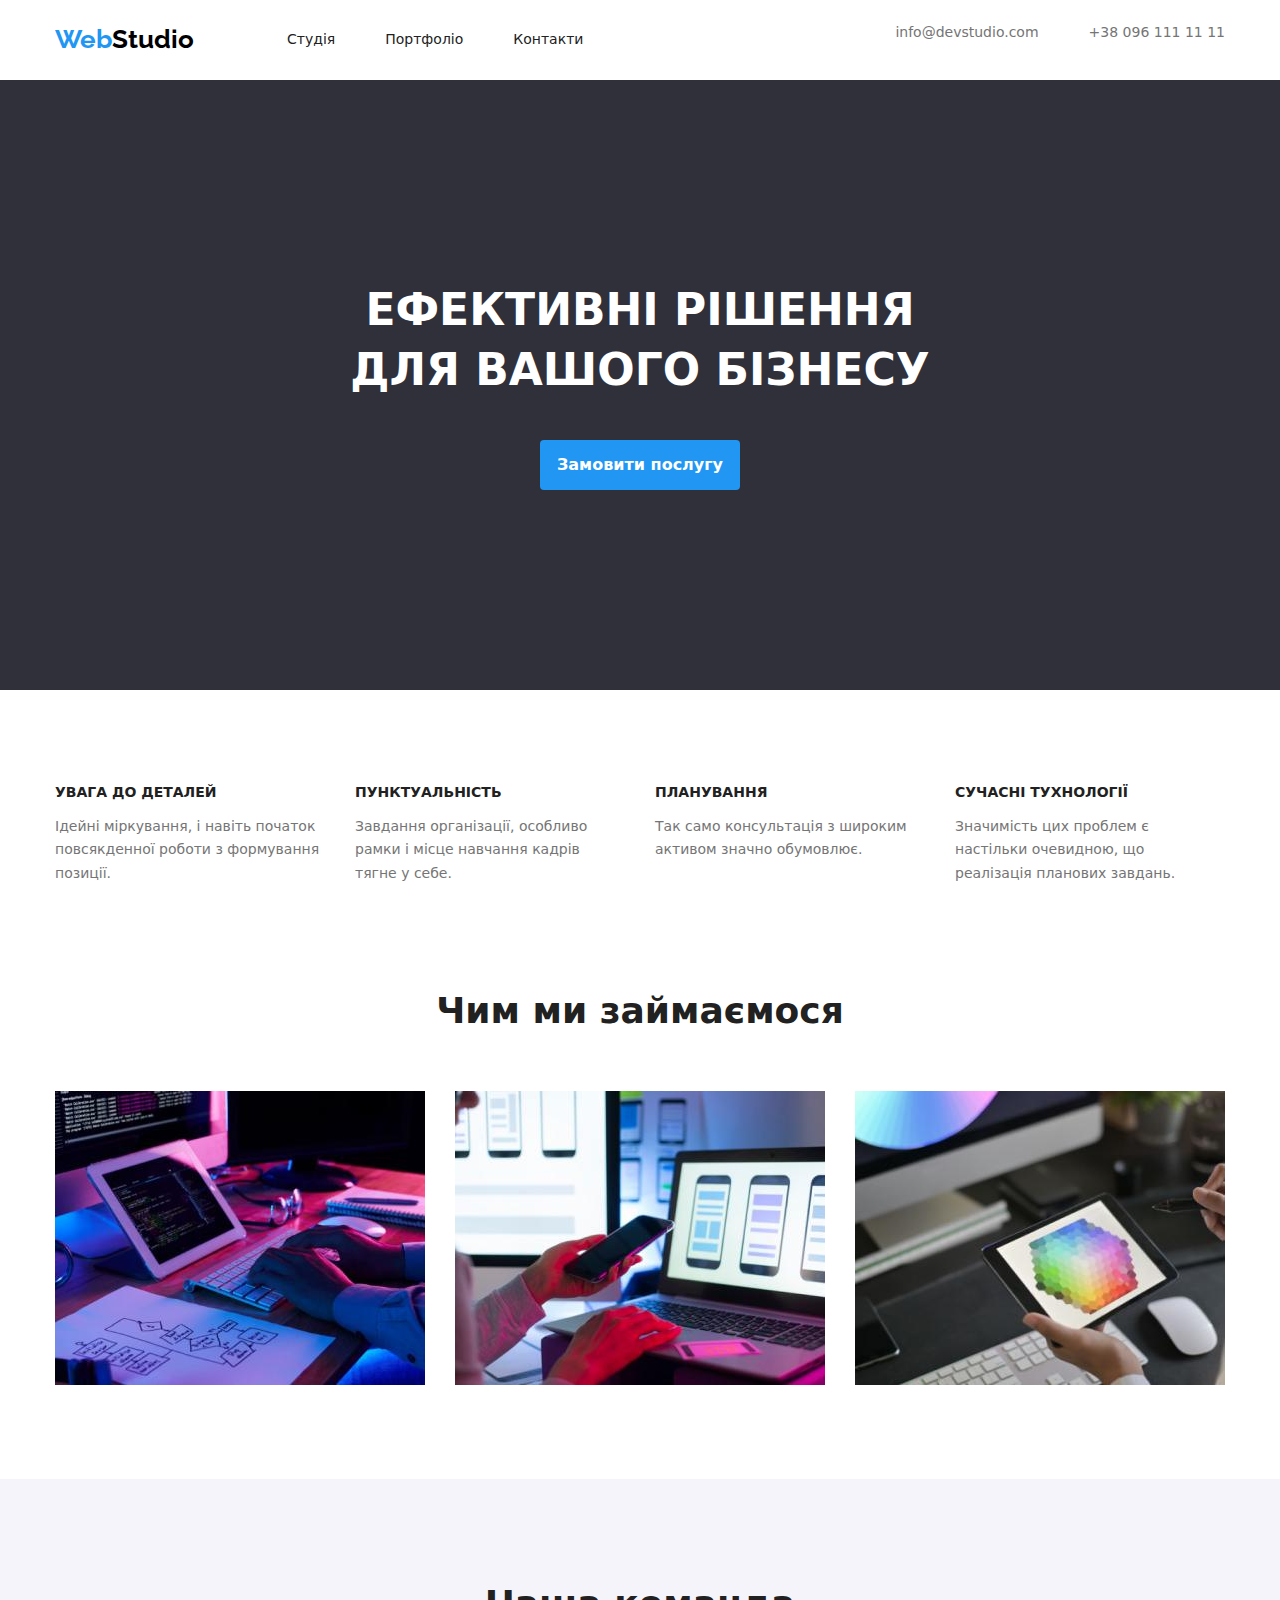
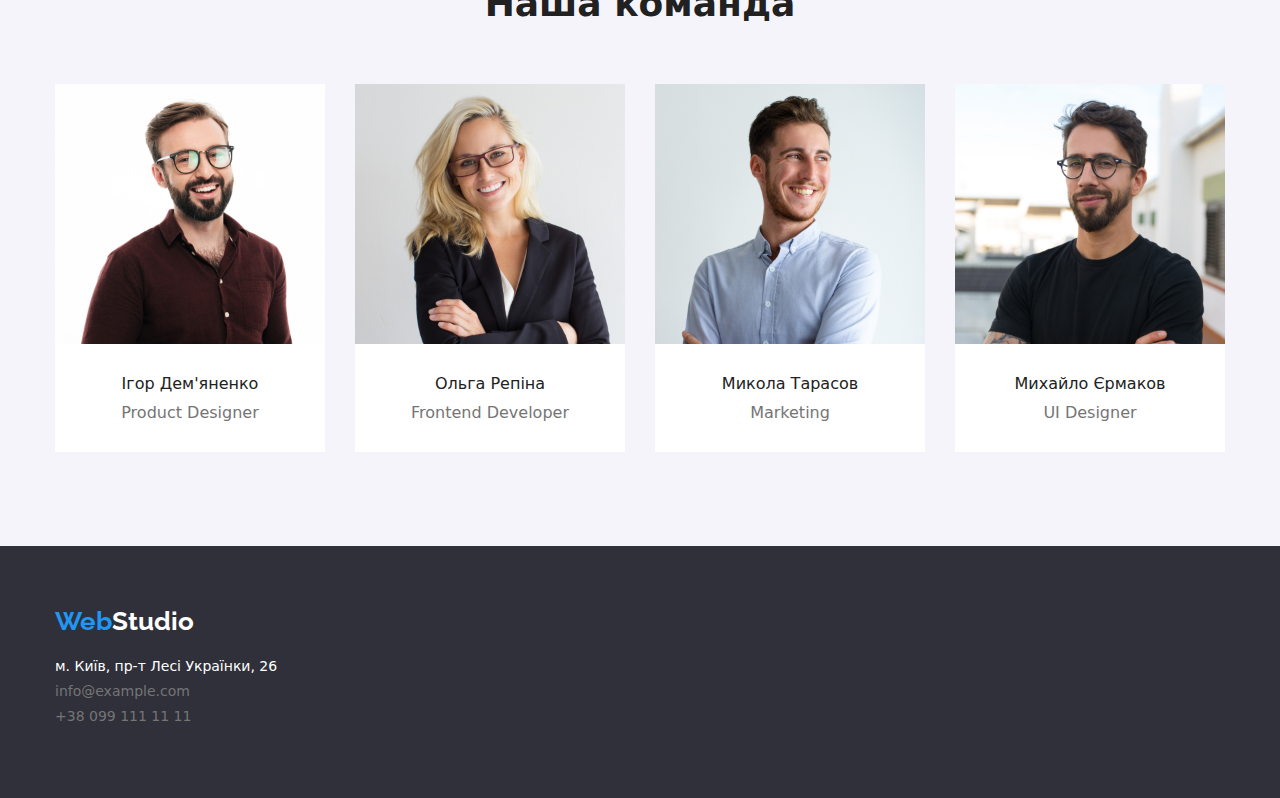
<file: index.html>
<!DOCTYPE html>
<html lang="en">

<head>
    <meta charset="UTF-8">
    <meta http-equiv="X-UA-Compatible" content="IE=edge">
    <meta name="viewport" content="width=device-width, initial-scale=1.0">
    <title>Web Studio</title>
    <link rel="preconnect" href="https://fonts.googleapis.com">
    <link rel="preconnect" href="https://fonts.gstatic.com" crossorigin>
    <link
        href="https://fonts.googleapis.com/css2?family=Montserrat:wght@400;700&family=Raleway:wght@700&family=Roboto:wght@400;500;700;900&display=swap"
        rel="stylesheet">
    <link rel="stylesheet" href="css/styles.css">
    <link rel="stylesheet" href="https://cdn.jsdelivr.net/npm/modern-normalize@1.1.0/modern-normalize.min.css">

</head>

<body>
    <!--Шапка-->
    
    
        <header>
            <div class="conteiner main-nav">
                <nav class="header-nav">
                    <a href="./index.html" class="logo"><span>Web</span>Studio</a>
                    <ul class="site-nav list">
                        <li class="test-list">
                            <a href="./index.html" class="nav">Студія</a>
                        </li>
                        <li class="test-list">
                            <a href="./portfolio.html" class="nav">Портфоліо</a>
                        </li>
                        <li class="test-list">
                            <a href="" class="nav">Контакти</a>
                        </li>
                    </ul>
                </nav>
            
                
                
             
                <ul class="auth-nav list">
                    <li class="contacts">
                        <a href="mailto:info@devstudio.com" class="nav-contact">info@devstudio.com</a>
                    </li>
                    <li class="contacts">
                        <a href="tel:+380961111111" class="nav-contact">+38 096 111 11 11</a>
                    </li>
                </ul>
            </div>
            
        </header>
  


    <main>

        <!--Банер-->
        
            <section class="baner">
                <div class="conteiner hero-title">
                    <h1 class="hero">ЕФЕКТИВНІ РІШЕННЯ ДЛЯ ВАШОГО БІЗНЕСУ</h1>
                    <button type="button" class="button button-baner">Замовити послугу</button>
                </div>
                
            </section>
        



        <!--Особливості-->
        
            <section class="feautures">
                <div class="conteiner futures">
                
                    <h2 class="main-title-up">Особливості</h2>
                    <div class="future-title">
                        <ul class="futures-list">
                            <li class="future-element">
                                <h3 class="title-features">УВАГА ДО ДЕТАЛЕЙ</h3>
                                <p class="text-features">Ідейні міркування, і навіть початок повсякденної роботи з формування позиції.</p>
                            </li>
                        
                            <li class="future-element">
                                <h3 class="title-features">ПУНКТУАЛЬНІСТЬ</h3>
                                <p class="text-features">Завдання організації, особливо рамки і місце навчання кадрів тягне у себе.</p>
                            </li>
                            <li class="future-element">
                                <h3 class="title-features">ПЛАНУВАННЯ</h3>
                                <p class="text-features">Так само консультація з широким активом значно обумовлює.</p>
                            </li>
                            <li class="future-element">
                                <h3 class="title-features">СУЧАСНІ ТУХНОЛОГІЇ</h3>
                                <p class="text-features">Значимість цих проблем є настільки очевидною, що реалізація планових завдань.</p>
                            </li>
                        </ul>
                    </div>
                </div>
               
                
            </section>
        

        <!--Чим ми займаэмося-->
        
            <section class="section">
                    <div class="conteiner">
                      <h2 class="main-title">Чим ми займаємося</h2>
                      <div class="work-list">
                           <ul class="list-works">
                               <li class="content">
                                <img src="./images/img1.jpg" alt="photo first" width="370">
                                </li>
                            </ul>
        
                            <ul class="list-works">
                                 <li class="content">
                                <img src="./images/img2.jpg" alt="photo second" width="370">
                                </li>
                             </ul>
        
                            <ul class="list-works">
                                <li class="content">
                                <img src="./images/img3.jpg" alt="photo third" width="370">
                                </li>
                            </ul>
                
                
                        </div>
                    </div>
            </section>
        

        <!--Наша команда-->
        
            <section class="team">
                <div class="conteiner">
                    <h2 class="main-title">Наша команда</h2>
                    <div class="team-group">
                        <ul class="team-list">
                    
                            <li class="team-element">
                                 <img src="./images/Ihor.jpg" alt="photo ihor" width="270">
                                 <div class="stiker">
                                  <h3 class="team-title">Iгор Дем'яненко</h3>
                                 <p class="team-text">Product Designer</p>
                                 </div>
                            </li>
                    
                            <li class="team-element">
                                <img src="./images/Olga.jpg" alt="photo olga" width="270">
                                <div class="stiker">
                                <h3 class="team-title">Ольга Репіна</h3>
                                <p class="team-text">Frontend Developer</p>
                                </div>
                            </li>
                    
                            <li class="team-element">
                                 <img src="./images/nikolaj.jpg" alt="photo nikolaj" width="270">
                                <div class="stiker">
                                <h3 class="team-title">Микола Тарасов</h3>
                                <p class="team-text">Marketing</p>
                                </div>
                            </li>
                    
                            <li class="team-element">
                                <img src="./images/Mykhailo.jpg" alt="photo Mykhailo" width="270">
                                <div class="stiker">
                                <h3 class="team-title">Михайло Єрмаков</h3>
                                <p class="team-text">UI Designer</p>
                                </div>
                            </li>
                        </ul>
                    </div>
                </div>
            </section>
        

    </main>


    
        <footer class="footer-color">
        
            <div class="conteiner">
                <a href="" class="logo-footer style"><span>Web</span>Studio</a>
                <address class="address-text">
                    <ul class="footer-top">
                        <li class="top-li">
                            <a href="" class="footer-text">м. Київ, пр-т Лесі Українки, 26</a>
                        </li>
        
                        <li class="top-li-second-mail">
                            <a href="mailto:info@example.com" class="nav-contact">info@example.com</a>
                        </li>
        
                        <li class="top-li-second">
                            <a href="tel:+380991111111" class="nav-contact top">+38 099 111 11 11</a>
                        </li>
        
                    </ul>
        
                </address>
            </div>
        
        </footer>
    



</body>

</html>
</file>
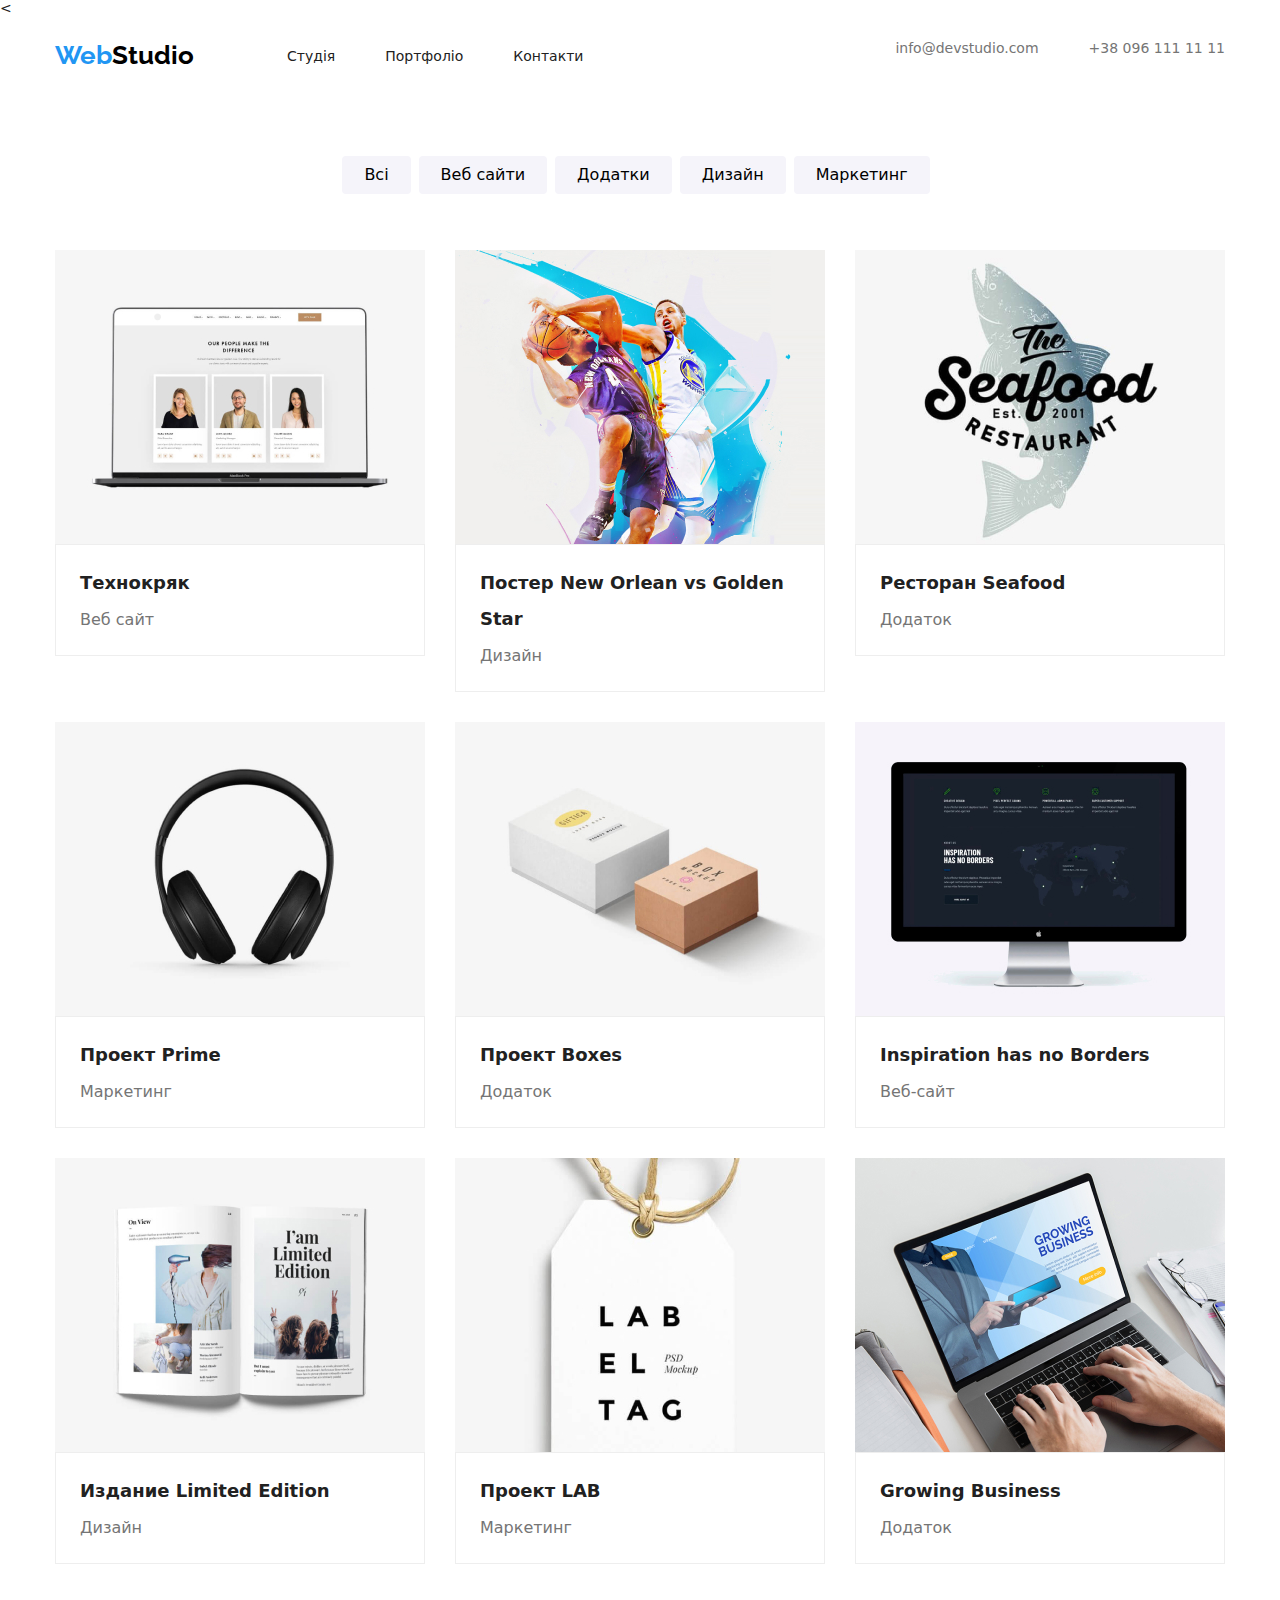
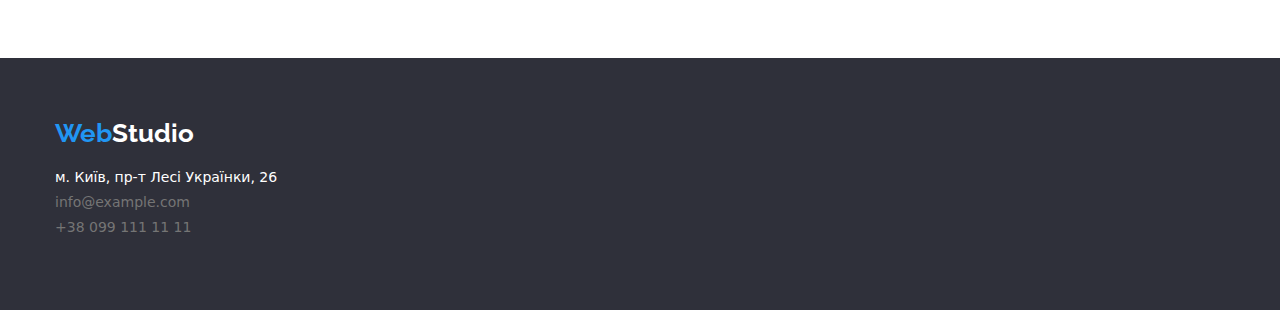
<file: portfolio.html>
<!DOCTYPE html>
<html lang="en">
<head>
    <meta charset="UTF-8">
    <meta http-equiv="X-UA-Compatible" content="IE=edge">
    <meta name="viewport" content="width=device-width, initial-scale=1.0">
    <title>Portfolio</title>
    <link rel="preconnect" href="https://fonts.googleapis.com">
    <link rel="preconnect" href="https://fonts.gstatic.com" crossorigin>
    <link
        href="https://fonts.googleapis.com/css2?family=Montserrat:wght@400;700&family=Raleway:wght@700&family=Roboto:wght@400;500;700;900&display=swap"
        rel="stylesheet">
    <link rel="stylesheet" href="./css/styles.css">
    <link rel="stylesheet" href="https://cdn.jsdelivr.net/npm/modern-normalize@1.1.0/modern-normalize.min.css">
</head>
<body>

    <!--Шапка-->
    
< <header>
            <div class="conteiner main-nav">
                <nav class="header-nav">
                    <a href="./index.html" class="logo"><span>Web</span>Studio</a>
                    <ul class="site-nav list">
                        <li class="test-list">
                            <a href="./index.html" class="nav">Студія</a>
                        </li>
                        <li class="test-list">
                            <a href="./portfolio.html" class="nav">Портфоліо</a>
                        </li>
                        <li class="test-list">
                            <a href="" class="nav">Контакти</a>
                        </li>
                    </ul>
                </nav>
            
                
                
             
                <ul class="auth-nav list">
                    <li class="contacts">
                        <a href="mailto:info@devstudio.com" class="nav-contact">info@devstudio.com</a>
                    </li>
                    <li class="contacts">
                        <a href="tel:+380961111111" class="nav-contact">+38 096 111 11 11</a>
                    </li>
                </ul>
            </div>
            
        </header>
    <main>
        
        <h1>Проекти студії</h1>
      
       
        <section>
            <div class="conteiner">
            
                <!--Filter-->
                <div class="conteiner-filter">
                    <ul class="filter-list">
                        <li>
                            <button type="button" class="button-filter">Всі</button>
                        </li>
                        <li>
                            <button type="button" class="button-filter">Веб сайти</button>
                        </li>
                        <li>
                            <button type="button" class="button-filter">Додатки</button>
                        </li>
                        <li>
                            <button type="button" class="button-filter">Дизайн</button>
                        </li>
                        <li>
                            <button type="button" class="button-filter">Маркетинг</button>
                        </li>
                    </ul>
                </div>
            
             </div>
        </section>
            <!--Progect-->
        
        <section class="product">
            <div class="conteiner">
                <ul class="product-list">
                    <li class="product-name">
                        <img src="./images/Portfolio/img.jpg" alt="Progect site" width="370" height="294">
                        <div class="frame">
                            <h2 class="progect">Технокряк</h2>
                            <p class="progect-text">Веб сайт</p>
                        </div>
                    </li>
                    <li class="product-name">
                        <img src="./images/Portfolio/img-1.jpg" alt="Progect design" width="370" height="294">
                        <div class="frame">
                            <h2 class="progect">Постер New Orlean vs Golden Star</h2>
                            <p class="progect-text">Дизайн</p>
                        </div>
                    </li>
                    <li class="product-name">
                        <img src="./images/Portfolio/img-2.jpg" alt="Progect applicatoin" width="370" height="294">
                        <div class="frame">
                            <h2 class="progect">Ресторан Seafood</h2>
                            <p class="progect-text">Додаток</p>
                        </div>
                    </li>
                    <li class="product-name">
                        <img src="./images/Portfolio/img-3.jpg" alt="Progect marketing" width="370" height="294">
                        <div class="frame">
                            <h2 class="progect">Проект Prime</h2>
                            <p class="progect-text">Маркетинг</p>
                        </div>
                    </li>
                    <li class="product-name">
                        <img src="./images/Portfolio/img-4.jpg" alt="Progect applicatoin" width="370" height="294">
                        <div class="frame">
                            <h2 class="progect">Проект Boxes</h2>
                            <p class="progect-text">Додаток</p>
                        </div>
                    </li>
                    <li class="product-name">
                        <img src="./images/Portfolio/img-5.jpg" alt="Progect site" width="370" height="294">
                    <div class="frame">
                            <h2 class="progect">Inspiration has no Borders</h2>
                            <p class="progect-text">Веб-сайт</p>
                        </div>
                    </li>
                    <li class="product-name">
                        <img src="./images/Portfolio/img-6.jpg" alt="Progect design" width="370" height="294">
                            <div class="frame">
                            <h2 class="progect">Издание Limited Edition</h2>
                            <p class="progect-text">Дизайн</p>
                        </div>
                    </li>
                    <li class="product-name">
                        <img src="./images/Portfolio/img-7.jpg" alt="Progect marketing" width="370" height="294">
                        <div class="frame">
                            <h2 class="progect">Проект LAB</h2>
                            <p class="progect-text">Маркетинг</p>
                        </div>
                    </li>
                    <li class="product-name">
                        <img src="./images/Portfolio/img-8.jpg" alt="Progect applicatoin" width="370" height="294">
                        <div class="frame">
                            <h2 class="progect">Growing Business</h2>
                            <p class="progect-text">Додаток</p>
                        </div>
                    </li>
                </ul>
            </div>
            
            
            
        </section>
        
    
    </main>
    
    <footer class="footer-color">
    
        <div class="conteiner">
            <a href="" class="logo-footer style"><span>Web</span>Studio</a>
            <address class="address-text">
                <ul class="footer-top">
                    <li class="top-li">
                        <a href="" class="footer-text">м. Київ, пр-т Лесі Українки, 26</a>
                    </li>
    
                    <li class="top-li-second-mail">
                        <a href="mailto:info@example.com" class="nav-contact">info@example.com</a>
                    </li>
    
                    <li class="top-li-second">
                        <a href="tel:+380991111111" class="nav-contact top">+38 099 111 11 11</a>
                    </li>
    
                </ul>
    
            </address>
        </div>
    
    </footer>






</body>


</html>
</file>
<file: css/styles.css>
/* Основний текст #212121 */
/* Другорядний #757575 */
/* Білий #FFFFFF */
/* Акцент #2196F3 */
/* Другорядний колір #FFFFFF 60 % */
/* Logo #000000 */

html {
    box-sizing: border-box;
}

*, *::before, *::after {
    box-sizing: inherit;
}

h1, h2, h3 {
    margin: 0;
}
li {
    margin: 0;
    padding: 0;
}

img {
    display: flex;
    max-width: 100%;
    height: auto;
}

.conteiner {
    width: 1200px;
    margin-right: auto;
    margin-left: auto;
    padding-left: 15px;
    padding-right: 15px;

}


:root {
    --main-color: #212121;
    --secondary-color: #757575;
    --fon-second: #FFFFFF;
    --accent: #2196F3;
    --logo-color: #000000;
   


}




/* body */



body {
    color: var(--main-color);
    font-size: 14px;
    font-family: Roboto, sans-serif;
    font-weight: 400;
}

h1 {
    color: var(--fon-second);
    font-size: 44px;
    font-weight: 900;
    line-height: 1.36;
    text-align:center
}

.main-title {
    font-weight: 700;
    font-size: 36px;
    line-height: 1.7;
    text-align: center;
}

 

ul  {
    margin: 0;
    padding: 0;
    list-style: none;
}
 button {
     cursor: pointer;
 }



/* LOGO */

.logo {
    color: var(--logo-color);
    font-family: Raleway;
    font-weight: 700;
    font-size: 26px;
    line-height: 1.2;
    text-decoration-line: none;

}

span {
    color: var(--accent);
}

/* Nav */


.header {
    border-bottom: solid var(--accent);
}

.main-nav {
    display: flex;
    justify-content: space-between;
    padding-bottom: 25px;
    padding-top: 24px;
    text-align: center;
}

.header-nav {
    display: flex;
    align-items: center;
    
}

.site-nav {
    display: flex;
}

.auth-nav {
    display: flex;
}
.test-list {
    margin-right: 50px;
}
.test-list:last-child {
    margin-right: 0;
}

.nav-contact {
    color: var(--secondary-color);
     text-decoration-line: none;   
}
.contacts {
    margin-right: 50px;
}
.contacts:last-child {
    margin-right: 0;

}
.logo {
    margin-right: 93px;
}


.contacts {
    font-weight: 500;

}

.nav {
    color: var(--main-color);
    font-size: 14px;
    font-weight: 500;
    line-height: 1.17;
    text-decoration-line: none;
}

.nav-contact:hover {
   color: #2196F3;
}
     
.nav-contact:focus {
    color: var(--accent);
}
.nav .active:active {
    color: #2196F3;
}

.nav:hover {
    color: #2196F3;
}
.nav:focus {
    color: var(--accent);

}



.contact {
    color: #757575;
}



  


 
  /* Банер */

.hero-title {
    max-width: 696px;
}
.hero {
    
    margin-bottom: 40px;
}

.baner {
    padding-top: 200px;
    padding-bottom: 200px;
 
}
  
 .button-baner {
    padding: 10px, 32px;
    width: 200px;
    height: 50px;
    border-radius: 4px;
 }
  
  .baner {
       background-color: #2F303A;
   }

    .button-baner {
        color: var(--fon-second);
        background-color: var(--accent);
        font-size: 16px;
        font-weight: 700;
        line-height: 1.9;
    
        border: 0px;
        text-align: center;
        }
      
      
   .button-baner {
       margin: auto;
       display: block;
   }  


    


/* Features */
.future-title {
    display: flex;
    justify-content: center;
}
.futures-list {
    display: flex;
   
     
}

.feautures {
    padding-top: 94px;
}


.future-element {
    margin-right: 30px;
    width: 270px;
    align-items: center;

}
.future-element:last-child {
    margin-right: 0;
}

.main-title-up {
    
    position: absolute;
    width: 1px;
    height: 1px;
    margin: -1px;
    border: 0;
    padding: 0;
    white-space: nowrap;
    clip-path: inset(100%);
    clip: rect(0 0 0 0);
    overflow: hidden;
      
}


   .title-features {
    font-size: 14px;
    font-weight: 700;
    line-height: 1.2;   
}


   .text-features {
    color: var(--secondary-color);
    font-size: 14px;
    line-height: 1.7;
    margin-bottom: 0px;
}

.section {
    padding-top: 94px;
}
.work-list {
    display: flex;
  
}

.list-works {
    display: flex;
    padding: 0;
    margin-top: 0;
    margin-bottom: 0;
    margin-right: 30px;
}
.list-works:last-child {
    margin-right: 0;
}

.section {
    padding-bottom: 94px;
}


.content {
    display: flex;
    align-items: center;


   

}



/* Team */
.team {
     padding-bottom: 94px;
     padding-top: 94px;
}

.team-group {
    display: flex;

}

.team-list {
    display: flex;
    padding-left: 0;
    margin-top: 0;
    margin-bottom: 0;

}
.team-element {
    margin-right: 30px;
    text-align: center;
    
}

.team-element:last-child {
    margin-right: 0;
} 

.team-title {

  padding-top: 30px;  

}
.main-title{
    margin-bottom: 50px;
}


.stiker {
    background-color: #FFFFFF;
     height: 108px;
}
.team-text {
    margin-bottom: 30px;
    margin-top: 10px
}
 .team-title {
    font-size: 16px;
    font-weight: 500;
    line-height: 1.19;
}
.team-element {
   
    
}
.team-text {
color: var(--secondary-color);  
font-size: 16px;
line-height: 1.19;

}

.team {
    background-color: #F5F4FA;
}

/* footer */

.address-text {
    font-style: normal;
    color: #FFFFFF;

}

.footer-color {
    background-color: #2F303A;
}

.footer-color {
    height: 252px;
    padding-top: 60px;
    padding-bottom: 60px;

}
.footer-text {
    color: var(--fon-second);
    text-decoration-line: none;
}


.top-li-second-mail {
    margin-top: 0px;
}

.top-li {

 
   margin-bottom: 9px;
    
   }
 .top-li-second {
 
    margin-top: 9px;
 }

.footer-top {

    margin-top: 20px;
}

.footer-text:hover,
.footer-text:focus {
    color: var(--accent);
}
 
 .logo-footer {
    color: #FFFFFF;
    font-family: Raleway;
    font-weight: 700;
     font-size: 26px;
    line-height: 1.2;
    text-decoration-line: none;
 }

.style {

    margin-bottom: 20px;

}


 


/* PORTFOLIO */

.project {
    color: var(--main-color);
    font-size: 18px;
    font-weight: 700;
    line-height: 2;
}

.progect-text {
    color: var(--secondary-color);
    font-size: 16px;
    line-height: 1.88;
}

/* Filter */

.button-filter {
    font-size: 16px;
    font-weight: 500;
    line-height: 1.6;
    background-color: #F5F4FA;
    border: 0px;

}
.nav-portfolio {
    color: var(--accent);
}

.button-filter:hover {
    background-color: var(--accent);
    color: var(--fon-second);
}
.button-filter:focus {
    outline: solid 0px var(--accent) ;
    background-color: var(--secondary-color)
    color: var(--fon-second);
    



}

.conteiner-filter {
    display: flex;
    flex-wrap: wrap;
    justify-content: center;
    
}

.filter-list {
    display: flex;
   
}

.filter-list li {
    margin-right: 8px;
}

.button-filter {
    padding-top: 6px;
    padding-bottom: 6px;
    padding-left: 22px;
    padding-right: 22px;
}
/* Project */

.product {
    display: flex;
    padding-top: 56px;
    padding-bottom: 94px;
}

.product-list {
    display: flex;
    flex-wrap: wrap;


    
    
    
}
.product-name {
    width: 370px;
    margin-right: 30px;
   


}
.product-name:nth-child(3n) {
       margin-right: 0;
}    

.frame {
    padding-top: 20px;
    background-color: #fff;
    border: 1px solid #EEEEEE;

    text-align: left;
        width: 370px;

    
}
.progect {
    font: Roboto;
    font-weight: 700;
    font-size: 18px;
    line-height: 2;
 
}
.progect {

    margin-bottom: 4px;
    margin-left: 24px;
}

.progect-text {
   margin: 0;
   padding-bottom: 20px;
margin-left: 24px;
}

.button-filter {
    border-radius: 4px;
}
.product-name {
    margin-bottom: 30px;
}
.product-name:nth-last-child(-n+3) {
          margin-bottom: 0;
}
</file>
